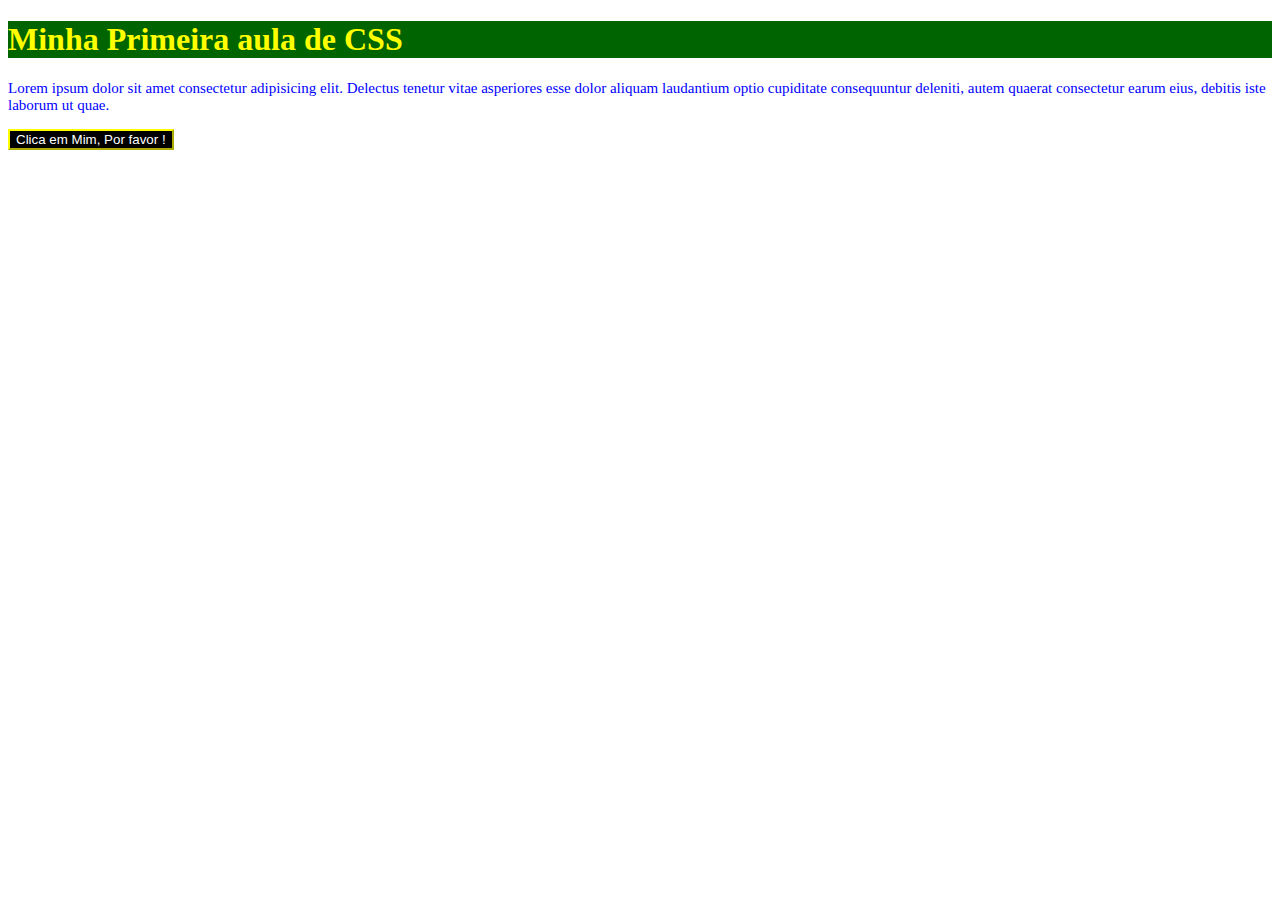
<file: Aulas de CSS/index.html>
<!DOCTYPE html>
<html lang="pt-br">
<head>
    <meta charset="UTF-8">
    <meta http-equiv="X-UA-Compatible" content="IE=edge">
    <meta name="viewport" content="width=device-width, initial-scale=1.0">
    <title>CSS</title>
</head>
<body>
    <h1>Minha Primeira aula de CSS</h1>

    <P>Lorem ipsum dolor sit amet consectetur adipisicing elit. Delectus tenetur vitae asperiores esse dolor aliquam laudantium optio cupiditate consequuntur deleniti, autem quaerat consectetur earum eius, debitis iste laborum ut quae.</P>

    <button>Clica em Mim, Por favor !</button>
</body>
<style>
    h1 {
        color: yellow;
        background-color: darkgreen;
    }
    p {
        color: blue;
        font-size: 15px;
    }
    button {
        color: white;
        background-color: black;
        border-color: yellow;
    }
</style>
</html>
</file>
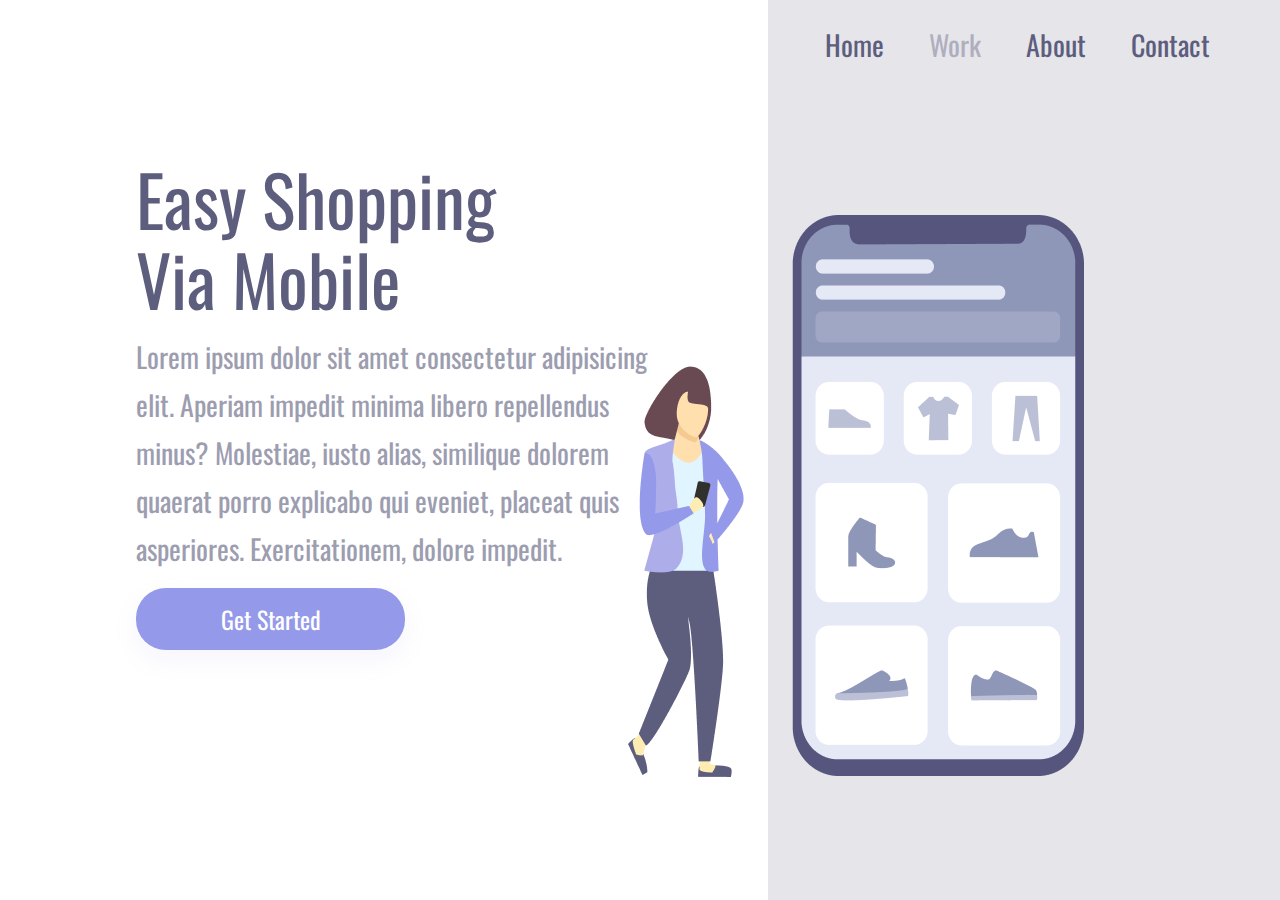
<file: Projeto-01/index.html>
<!DOCTYPE html>
<html lang="pt-br">
<head>
    <meta charset="UTF-8">
    <meta http-equiv="X-UA-Compatible" content="IE=edge">
    <meta name="viewport" content="width=device-width, initial-scale=1.0">
    <link rel="stylesheet" href="style.css">
    <title>Projeto-01</title>
</head>
<body>
    <article>
        <h1>Easy Shopping Via Mobile</h1>
        <p>Lorem ipsum dolor sit amet consectetur adipisicing elit. Aperiam impedit minima libero repellendus minus? Molestiae, iusto alias, similique dolorem quaerat porro explicabo qui eveniet, placeat quis asperiores. Exercitationem, dolore impedit.</p>
        <button>Get Started</button>
    </article>
    <section>
        <header>
            <a href="#">Home</a>
            <a href="#">Work</a>
            <a href="#">About</a>
            <a href="#">Contact</a>
        </header>
        <img src="imagen/Illustration-3-3.png" alt="imagen">
    </section>
</body>
</html>
</file>
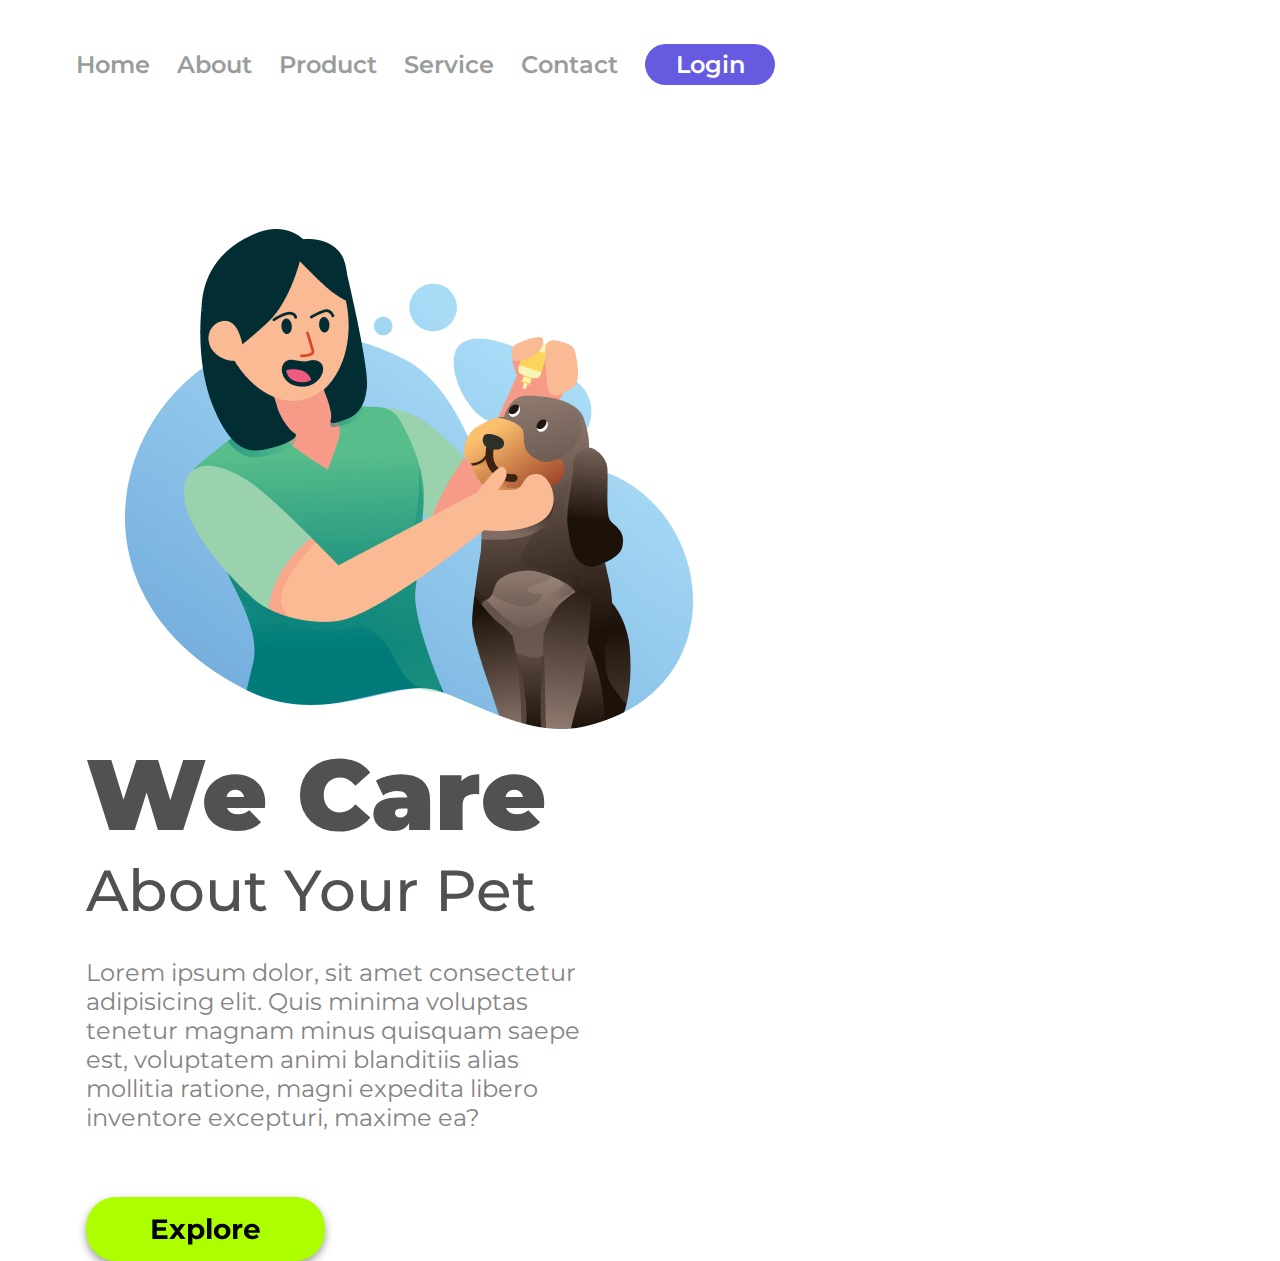
<file: Desafio/We Care/index.html>
<!DOCTYPE html>
<html lang="pt-br">
<head>
    <meta charset="UTF-8">
    <meta http-equiv="X-UA-Compatible" content="IE=edge">
    <meta name="viewport" content="width=device-width, initial-scale=1.0">
    <link rel="stylesheet" href="style.css">
    <title>We Care</title>
</head>
<body>
    <header>
        <a href="#" class="top">Home</a>
        <a href="#" class="top">About</a>
        <a href="#" class="top">Product</a>
        <a href="#" class="top">Service</a>
        <a href="#" class="top">Contact</a>
        <button class="login">Login</button>
    </header>
    <main>
        <img src="imagen/Illustration 2.png" alt="imagen" class="imagen">
        <section>
            <h1>We Care</h1>
            <h2>About Your Pet</h2>
            <p>Lorem ipsum dolor, sit amet consectetur adipisicing elit. Quis minima voluptas tenetur magnam minus quisquam saepe est, voluptatem animi blanditiis alias mollitia ratione, magni expedita libero inventore excepturi, maxime ea?</p>
            <button class="explore">Explore</button>
        </section>
    </main>
</body>
</html>
</file>
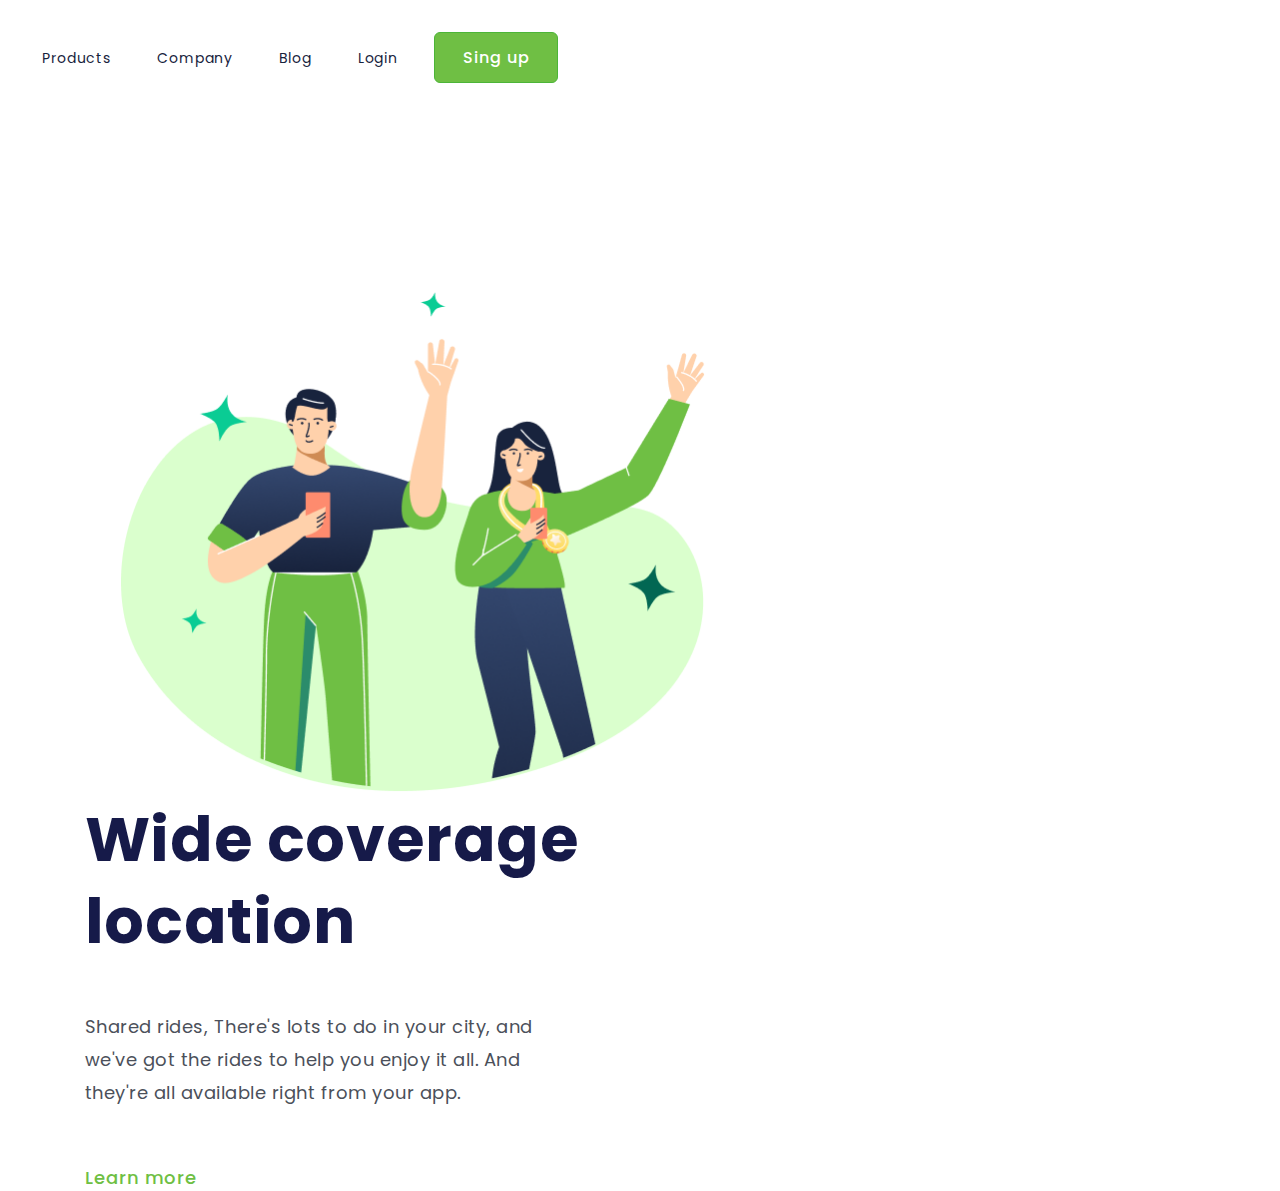
<file: Desafio/Wide Coverage/index.html>
<!DOCTYPE html>
<html lang="pt-br">
<head>
    <meta charset="UTF-8">
    <meta http-equiv="X-UA-Compatible" content="IE=edge">
    <meta name="viewport" content="width=device-width, initial-scale=1.0">
    <link rel="stylesheet" href="style.css">
    <title>Congrulation</title>
</head>
<body>
    <header>
        <a href="" class="top">Products</a>
        <a href="" class="top">Company</a>
        <a href="" class="top">Blog</a>
        <a href="" class="top">Login</a>
        <button class="button01">Sing up</button>
    </header>

    <main>
        <img src="imagen/(Positive) Congratulation You get 40 point for your ride.png" alt="imagen">

        <section>
            <h1>Wide coverage location</h1>
            
            <p>Shared rides, There's lots to do in your city, and we've got the rides to help you enjoy it all. And they're all available right from your app.</p>
            
            <a href="" class="link01">Learn more</a>
        </section>
    </main>
    
</body>
</html>
</file>
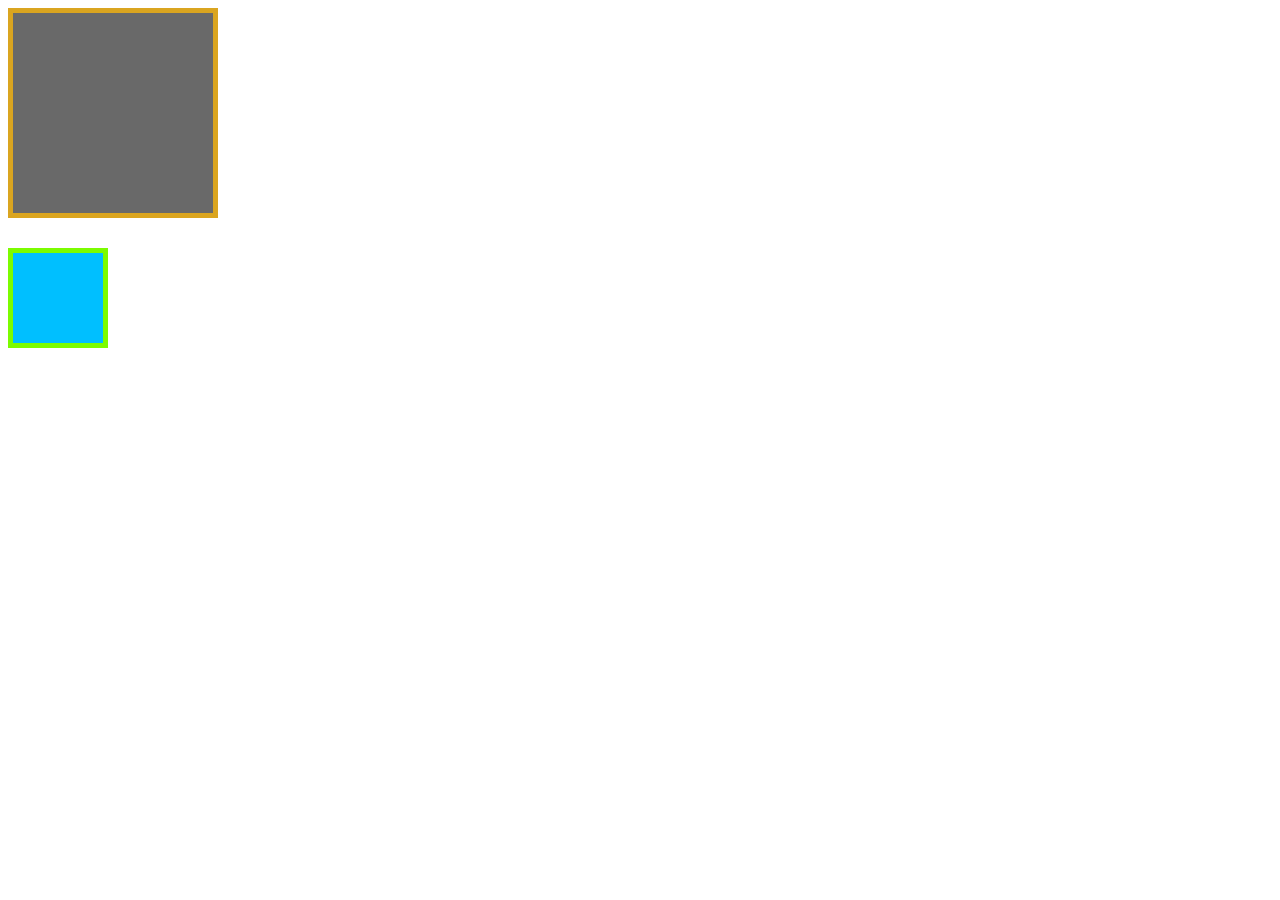
<file: Aulas de CSS/Box-sizing.html>
<!DOCTYPE html>
<html lang="pt-br">
<head>
    <meta charset="UTF-8">
    <meta http-equiv="X-UA-Compatible" content="IE=edge">
    <meta name="viewport" content="width=device-width, initial-scale=1.0">
    <title>Box-sizing</title>
</head>
<body>
    <div class="caixa"></div>

    <div class="box"></div>
</body>
<style>
    .caixa {
        height: 100px;
        width: 100px;
        background-color: #696969;
        padding: 50px;
        border: 5px solid #DAA520;
        box-sizing: content-box;
    }

    .box {
        height: 100px;
        width: 100px;
        background-color: #00BFFF;
        padding: 30px;
        margin-top: 30px;
        border: 5px solid #7CFC00;
        box-sizing: border-box;
    }
</style>
</html>
</file>
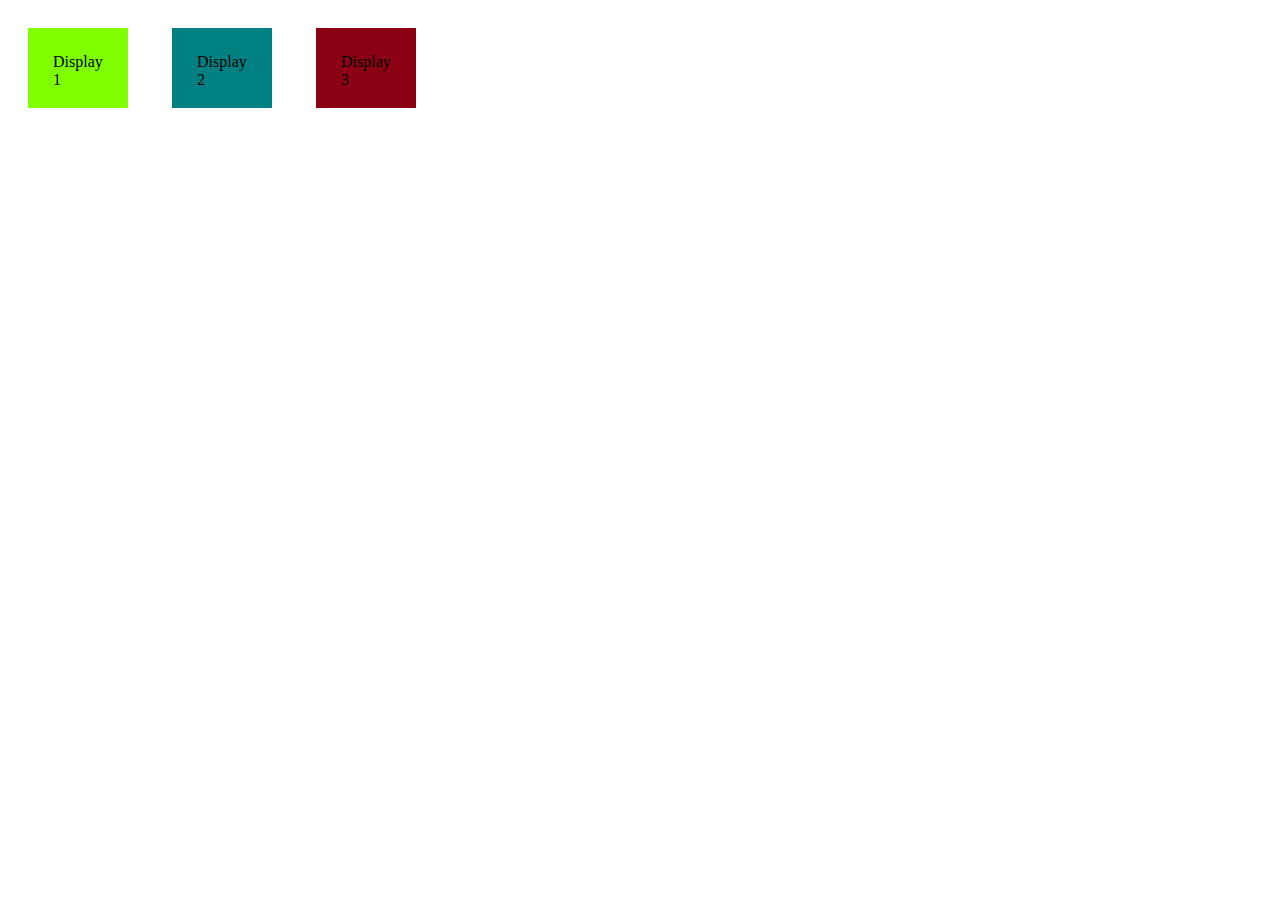
<file: Aulas de CSS/Display.html>
<!DOCTYPE html>
<html lang="pt-br">
<head>
    <meta charset="UTF-8">
    <meta name="viewport" content="width=device-width, initial-scale=1.0">
    <title>Display</title>
</head>
<body>
    <div class="box">
        Display 1
    </div>
    <div class="box box-2">
        Display 2
    </div>
    <div class="box box-3">
        Display 3
    </div>
</body>
<style>
    .box{
        background: chartreuse;
        height: 80px;
        width: 100px;
        margin: 20px;
        padding: 25px;
        box-sizing: border-box;
        /* display: inline; Display inline coloca tudo um do lado do outro e não dá para definir altura e nem largura */
        display: inline-block; /* Mistura entre inline e o block, dando poder de denifir altura e largura, mas colocando todos os elementos em linha */
    }

    .box-2 {
        background-color: teal;
    }

    .box-3 {
        background-color: rgb(139, 0, 19);
    }
</style>
</html>
</file>
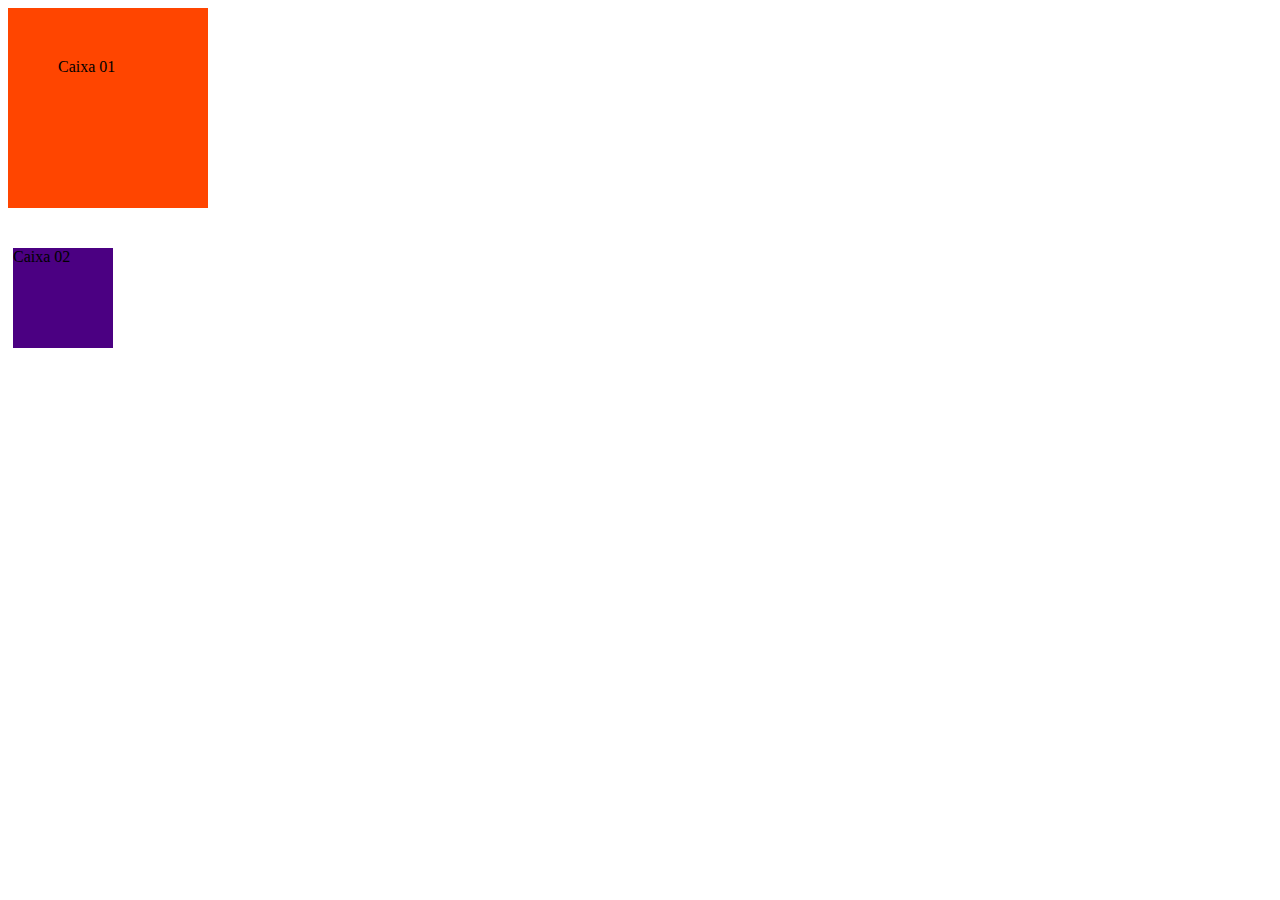
<file: Aulas de CSS/Paddind Margin.html>
<!DOCTYPE html>
<html lang="pt-br">
<head>
    <meta charset="UTF-8">
    <meta http-equiv="X-UA-Compatible" content="IE=edge">
    <meta name="viewport" content="width=device-width, initial-scale=1.0">
    <title>Padding e Margin</title>
</head>
<body>
    <div class="box">
        Caixa 01
    </div>
    <div class="box-02">
        Caixa 02
    </div>
    
</body>

<style>
    .box {
        width: 100px;
        height: 100px;
        background-color: #FF4500;
        padding: 50px;
    }

    .box-02 {
        width: 100px;
        height: 100px;
        background-color: #4B0082;
        margin: 40px 10px 10px 5px;
    }
</style>
</html>
</file>
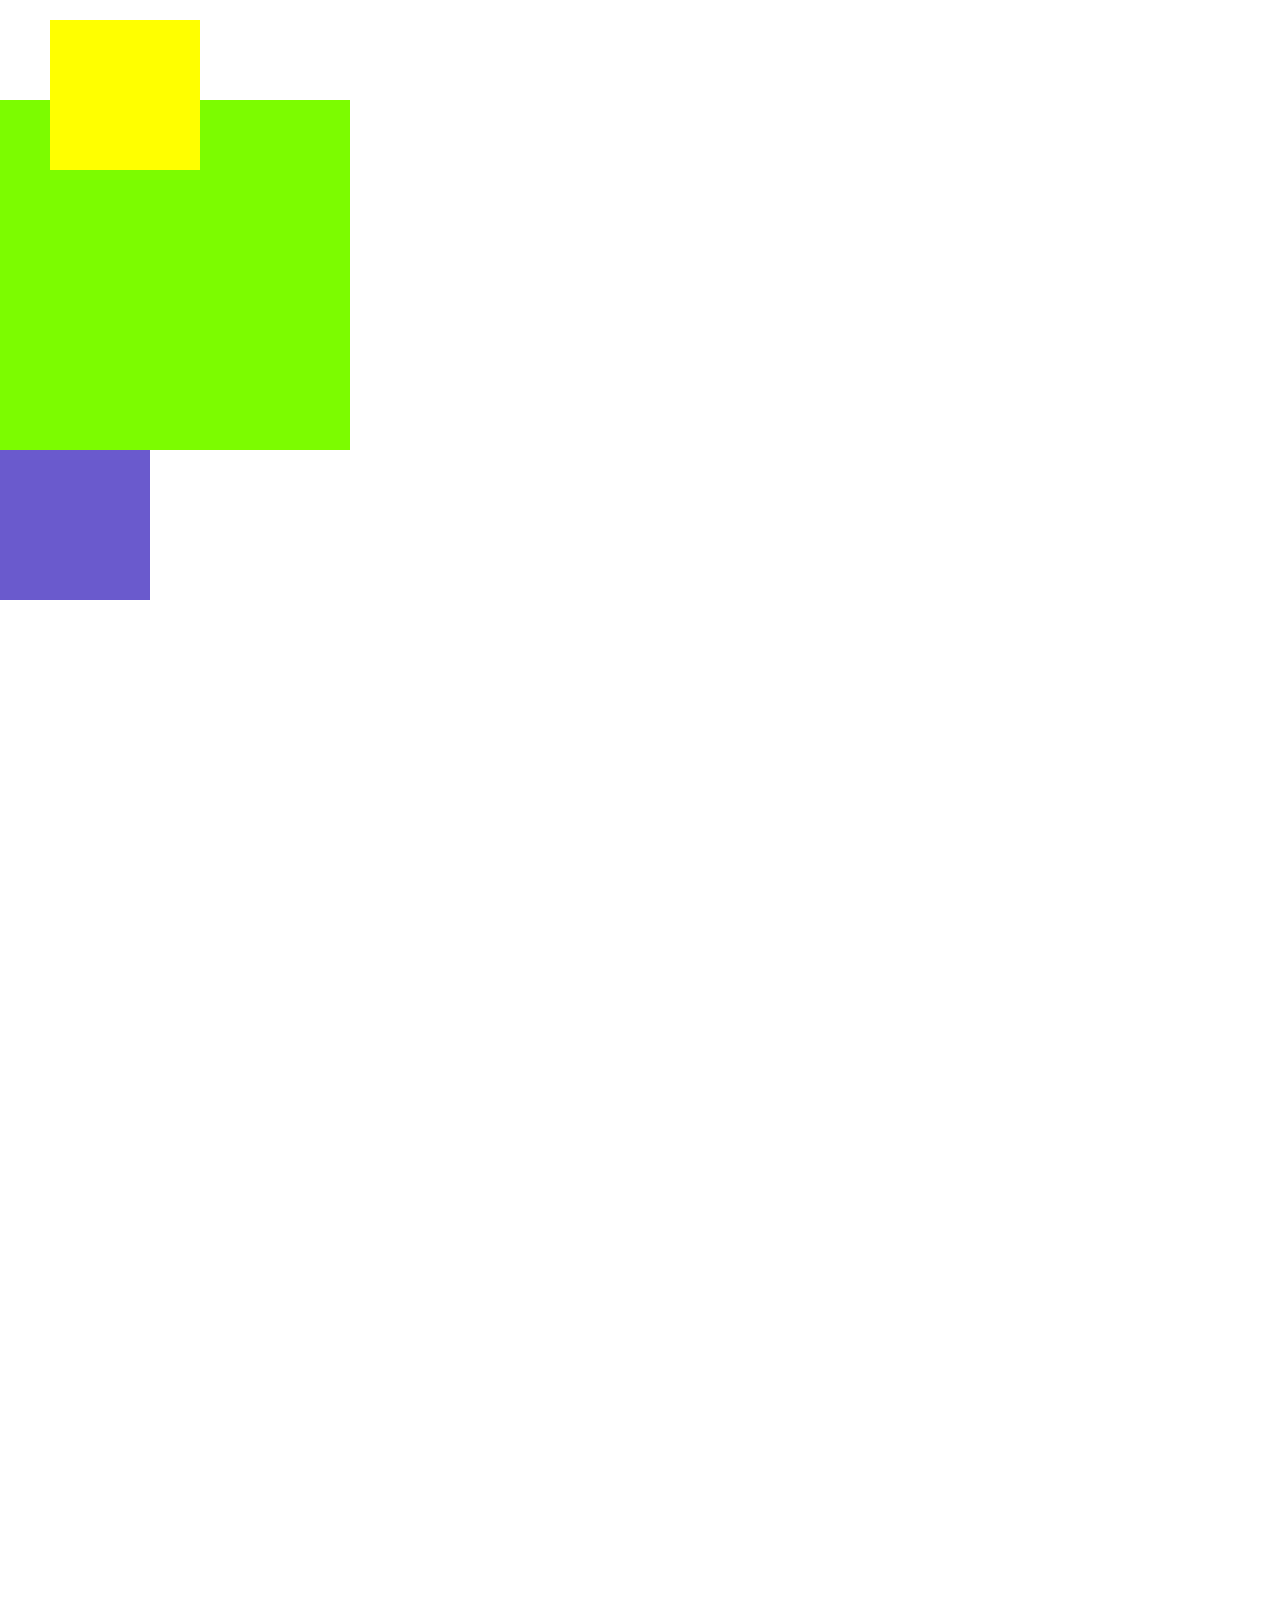
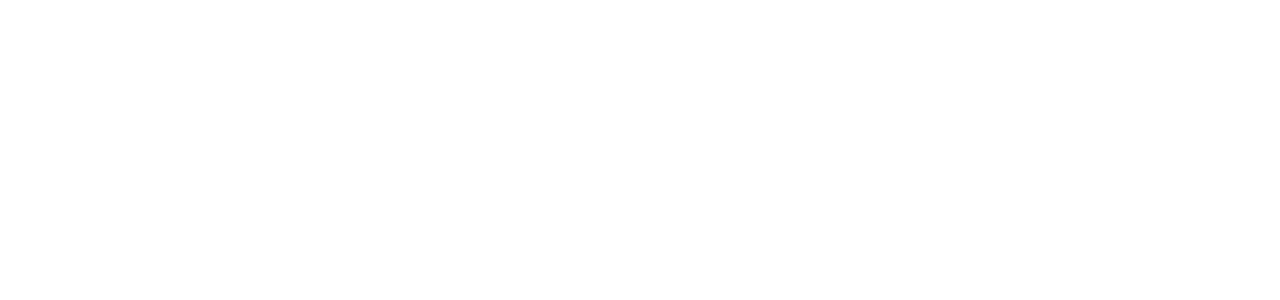
<file: Aulas de CSS/Position Absolute.html>
<!DOCTYPE html>
<html lang="pt-br">
<head>
    <meta charset="UTF-8">
    <meta http-equiv="X-UA-Compatible" content="IE=edge">
    <meta name="viewport" content="width=device-width, initial-scale=1.0">
    <title>Position</title>
</head>
<body>
    <div class="pai">
        <div class="filho"></div>
    </div>
    <div class="filha"></div>
    
</body>
<!-- Position Absolute - Posição absoluta a algum elemento ou a página
Se não tiver Pai / Pai Static - Posição referente a página
Se o Pai NÃO for Static - Posiciona referente ao Pai -->
<style>
    * {
        margin: 0;
        padding: 0;
        box-sizing: border-box;
        height: 200vh;
        width: 200vw;
    }

    .pai {
        height: 350px;
        width: 350px;
        background-color: lawngreen;
        margin-top: 100px;
        }

    .filho {
        height: 150px;
        width: 150px;
        background-color: yellow;
        position: absolute;
        top: 20px;
        left: 50px;
    }

.filha {
    height: 150px;
    width: 150px;
    background-color: slateblue;
}

</style>
</html>
</file>
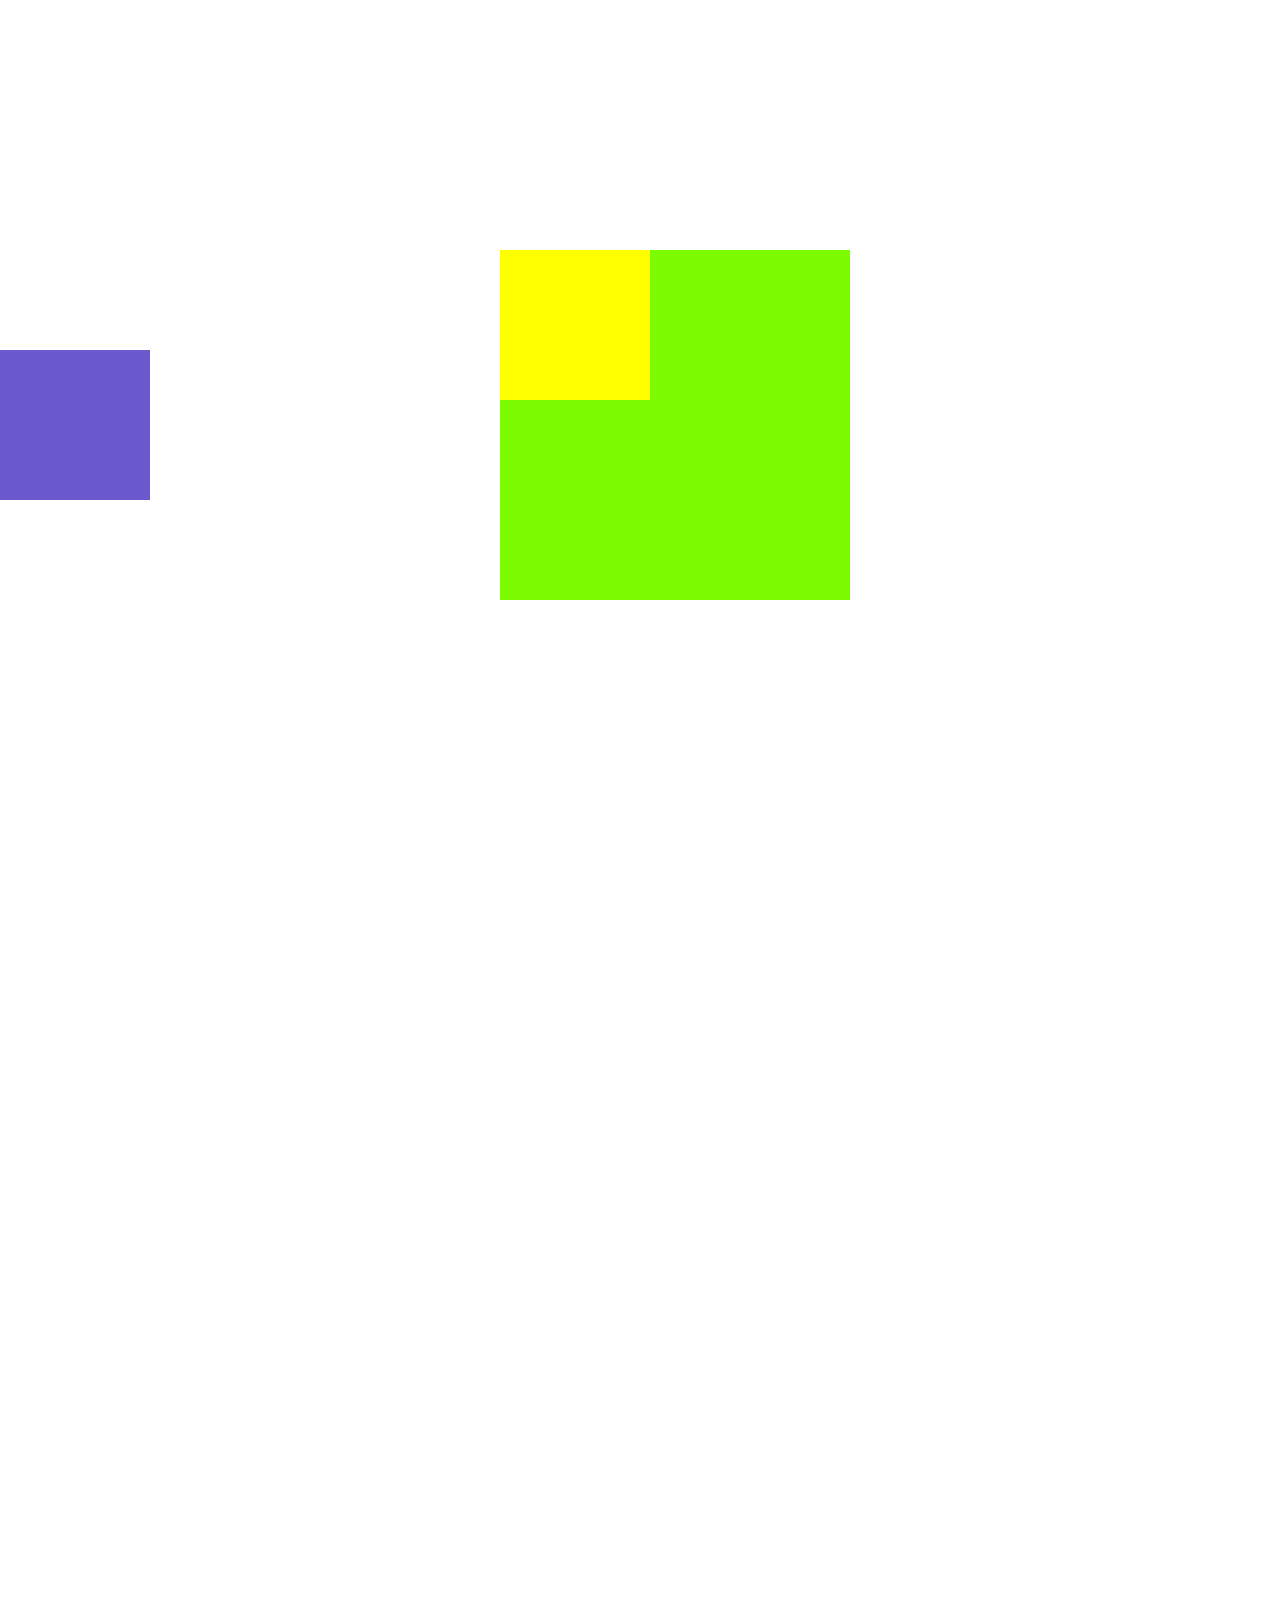
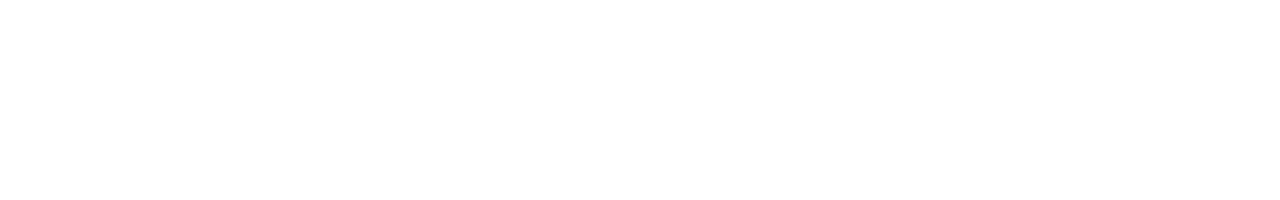
<file: Aulas de CSS/Position Stick.html>
<!DOCTYPE html>
<html lang="pt-br">
<head>
    <meta charset="UTF-8">
    <meta http-equiv="X-UA-Compatible" content="IE=edge">
    <meta name="viewport" content="width=device-width, initial-scale=1.0">
    <title>Position</title>
</head>
<body>
    <div class="pai">
        <div class="filho"></div>
    </div>
    <div class="filha"></div>
    
</body>
<!-- Position Stick -  Age como um adesivo, fixa o elemento só onde eu determinar -->
<style>
    * {
        margin: 0;
        padding: 0;
        box-sizing: border-box;
        height: 200vh;
        width: 200vw;
    }

    .pai {
        height: 350px;
        width: 350px;
        background-color: lawngreen;
        position: sticky;
        top: 250px;
        left: 500px;  
        }

    .filho {
        height: 150px;
        width: 150px;
        background-color: yellow;
    }

.filha {
    height: 150px;
    width: 150px;
    background-color: slateblue;
}

</style>
</html>
</file>
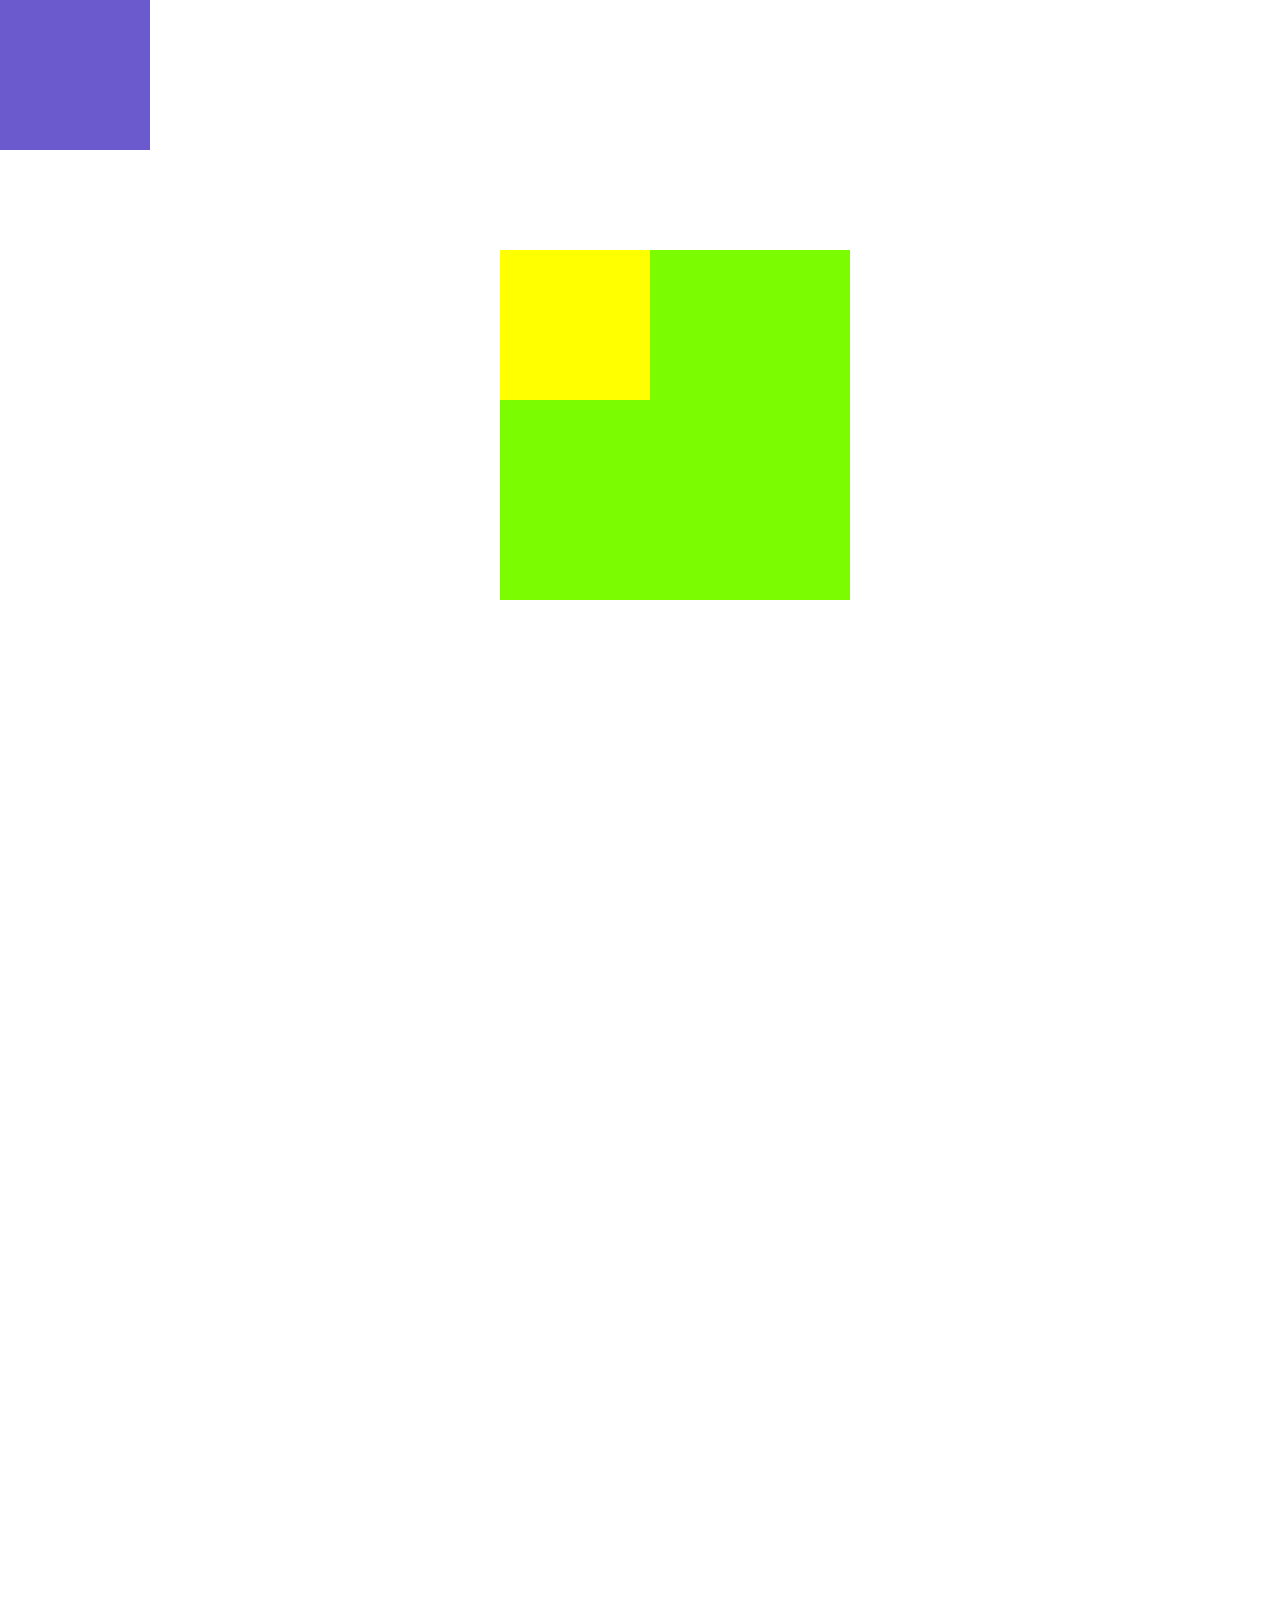
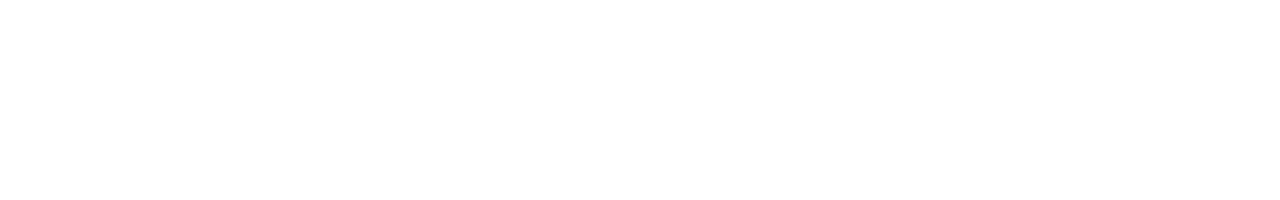
<file: Aulas de CSS/Position-fixed.html>
<!DOCTYPE html>
<html lang="pt-br">
<head>
    <meta charset="UTF-8">
    <meta http-equiv="X-UA-Compatible" content="IE=edge">
    <meta name="viewport" content="width=device-width, initial-scale=1.0">
    <title>Position</title>
</head>
<body>
    <div class="pai">
        <div class="filho"></div>
    </div>
    <div class="filha"></div>
    
</body>
<!-- Position Fixed - Fixa o elemento na tela -->
<style>
    * {
        margin: 0;
        padding: 0;
        box-sizing: border-box;
        height: 200vh;
        width: 200vw;
    }

    .pai {
        height: 350px;
        width: 350px;
        background-color: lawngreen;
        position: fixed;
        top: 250px;
        left: 500px;  
        }

    .filho {
        height: 150px;
        width: 150px;
        background-color: yellow;
    }

    .filha {
        height: 150px;
        width: 150px;
        background-color: slateblue;
    }

</style>
</html>
</file>
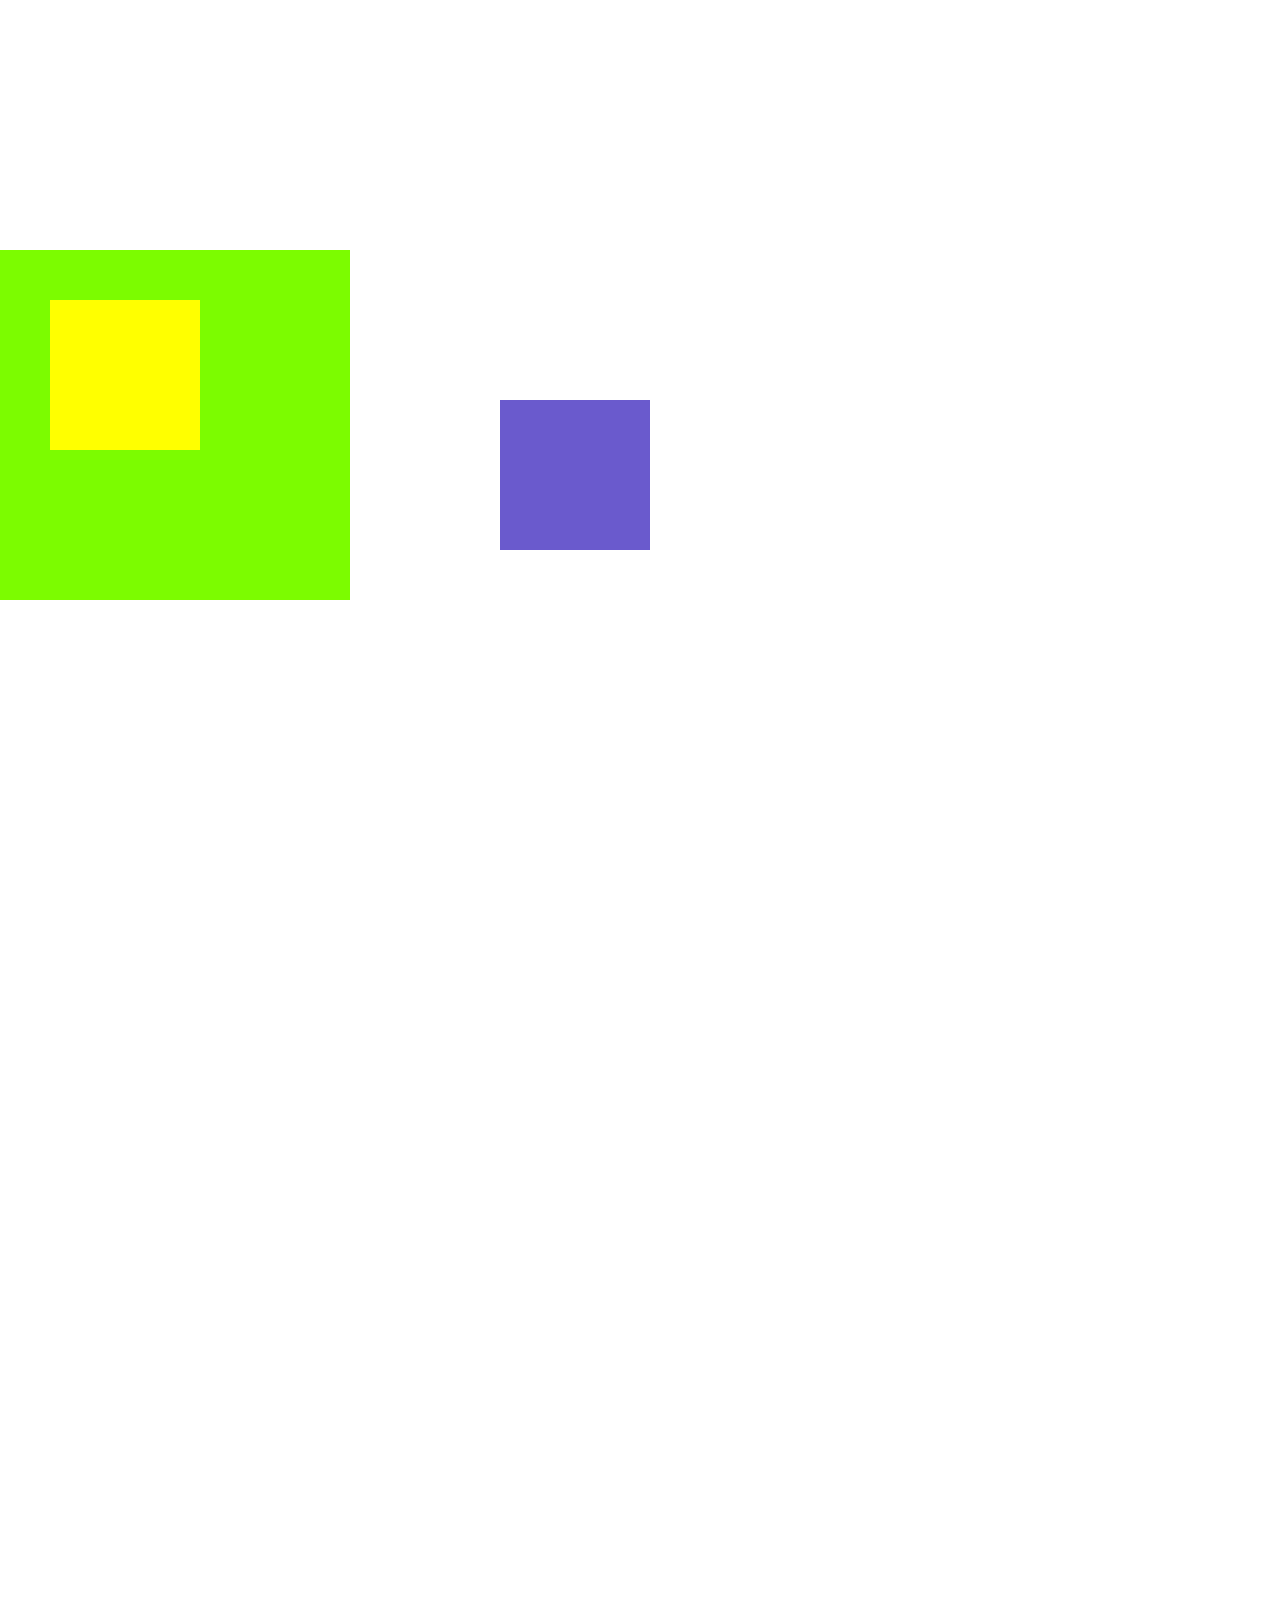
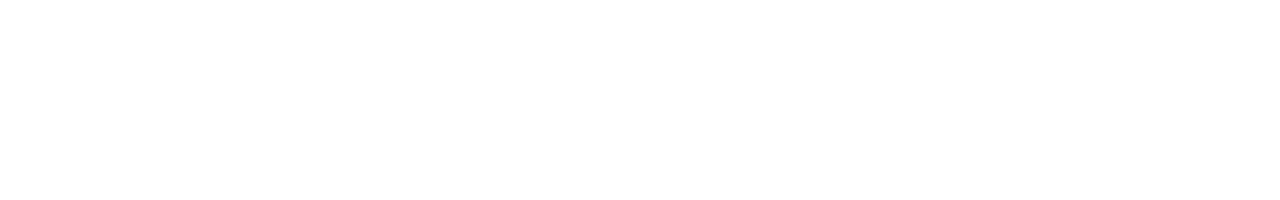
<file: Aulas de CSS/position-relative.html>
<!DOCTYPE html>
<html lang="pt-br">
<head>
    <meta charset="UTF-8">
    <meta http-equiv="X-UA-Compatible" content="IE=edge">
    <meta name="viewport" content="width=device-width, initial-scale=1.0">
    <title>Position</title>
</head>
<body>
    <div class="pai">
        <div class="filho"></div>
    </div>
    <div class="filha"></div>
    
</body>
<!-- Position Relative - Posição relativa a posição inicial dele. -->
<style>
    * {
        margin: 0;
        padding: 0;
        box-sizing: border-box;
        height: 200vh;
        width: 200vw;
    }

    .pai {
        height: 350px;
        width: 350px;
        background-color: lawngreen;
        position: relative;
        top: 250px; 
        }

    .filho {
        height: 150px;
        width: 150px;
        background-color: yellow;
        position: relative;
        top: 50px;
        left: 50px;
    }

.filha {
    height: 150px;
    width: 150px;
    background-color: slateblue;
    position: relative;
    top: 50px;
    left: 500px;
}

</style>
</html>
</file>
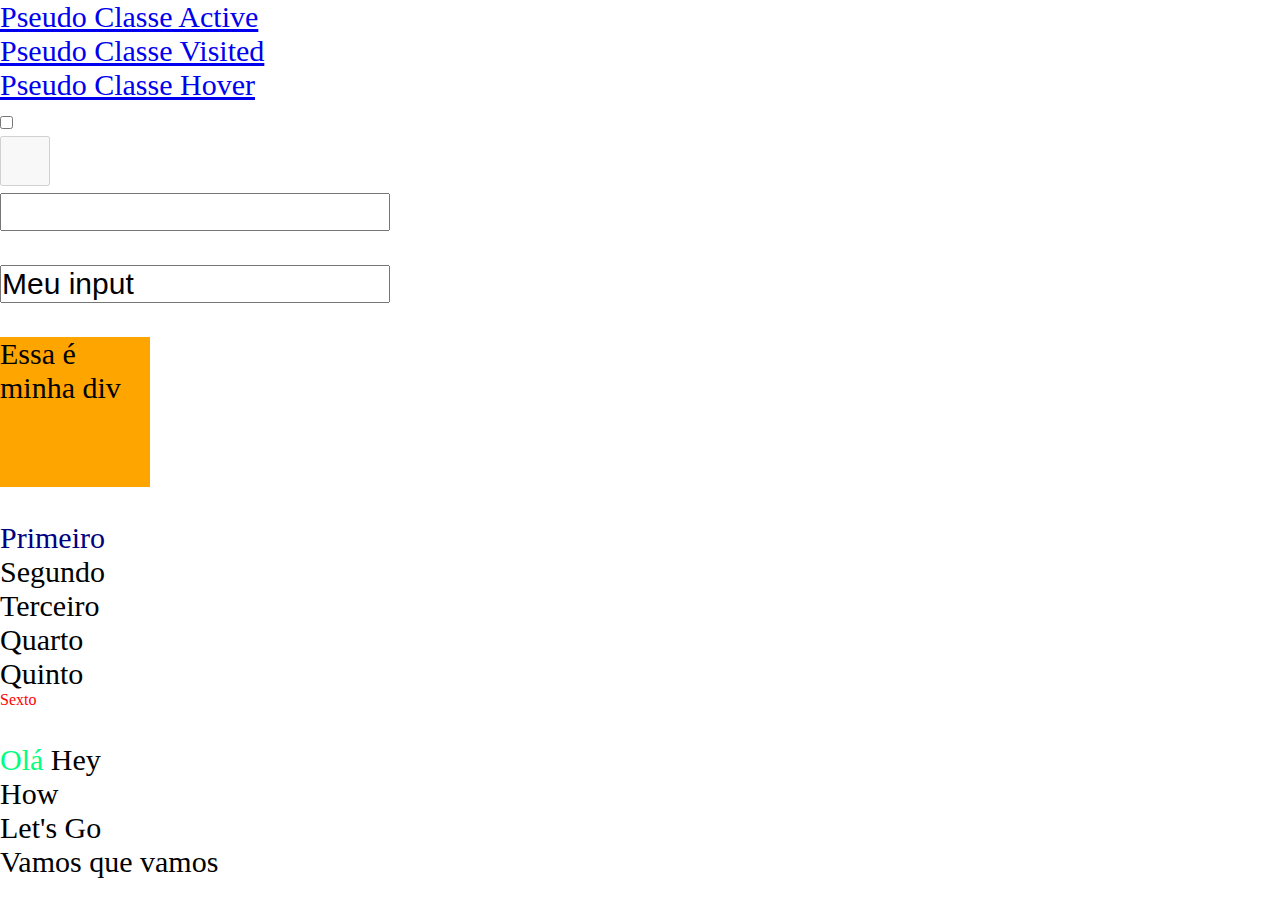
<file: Aulas de CSS/Pseudo-classe.html>
<!-- Pseudo Classes
:active - quando o elemento está ativo, ou seja, está pressionado
:visited - seleciona o link que foi visitado
:houver - quando o mouse passa por cima do elemento
:checked - usado em radio / checkbox / select
:disabled - elemento desabilitado / button / input
:enabled - elemento está habilitado
:focus - é aplicada quando o elemento recebe foco, o que pode ocorrer quando o usuárioseleciona o elemento
:read-only - seleciona input ou texto que são apenas leitura
:empty - elemento não tem filho


:first-child - primeiro filho / ex: primeira Li de uma Ul / primeiro span de uma div
:first-of-type - primeiro elemento de seu tipo entre os filhos de seu elemento pai
:last-child - ultimo filho
:last-of-type - último elemento de seu tipo entre os filhos de seu elemento pai
:not() - estiliza o elemento, exceto o que está denttro do ()
:nth-child() - seleciona o elemento baseado na sua posição. Ex: :nth-child(3)
:nth-last-child() - seleciona o lemento baseado na sua posição, contando de trás para frente -->

<!DOCTYPE html>
<html lang="pt-br">
<head>
    <meta charset="UTF-8">
    <meta http-equiv="X-UA-Compatible" content="IE=edge">
    <meta name="viewport" content="width=device-width, initial-scale=1.0">
    <title>Pseudo Classe</title>
</head>
<body>
    <a href="#" class="active">Pseudo Classe Active</a>
    <br>
    <a href="#" class="visited">Pseudo Classe Visited</a>
    <br>
    <a href="#" class="hover">Pseudo Classe Hover</a>
    <br>
    <input type="checkbox">
    <br>
    <input type="checkbox" disabled class="disable">
    <br>
    <input class="focus">
    <br>
    <br>
    <input value="Meu input" readonly>
    <br>
    <br>
    <div class="empty"> Essa é minha div </div>
    <br>
    <ul>
        <li>Primeiro</li>
        <li>Segundo</li>
        <li>Terceiro</li>
        <li>Quarto</li>
        <li>Quinto</li>
        <li>Sexto</li>
    </ul>
<br>
<div>
    <span>Olá</span>
    <span>Hey</span>
    <p>How</p>
    <p>Let's Go</p>
    <p>Vamos que vamos</p>
</div>
</body>
<style>
    * {
        margin: 0;
        padding: 0;
        box-sizing: border-box;
        font-size: 30px;
    }

    .active:active {
        color: red;
        
    }

    .visited:visited {
        color: rgb(43, 226, 52);
    }

    .hover:hover {
        color: orange;
    }

    input:checked {
        width: 50px;
        height: 50px;
    }

    .disable:disabled {
        width: 50px;
        height: 50px;
    }

    .focus:focus {
        border: 3px solid rgb(106, 0, 128);
        outline: none;
    }

    .empty { /* Quando estiver algo escrito dentro, ficará desta cor */
        width: 150px;
        height: 150px;
        background-color: orange;

    }

    .empty:empty { /* Quando não estiver nada escrito dentro, ficará desta cor */
        background-color: cornflowerblue;
    }

    li:first-child {
        color: navy;
    }

    span:first-of-type {
        color: springgreen;
    }   
    
    li:last-child {
        font-size: 16px;
        color: red;
    }
</style>
</html>
</file>
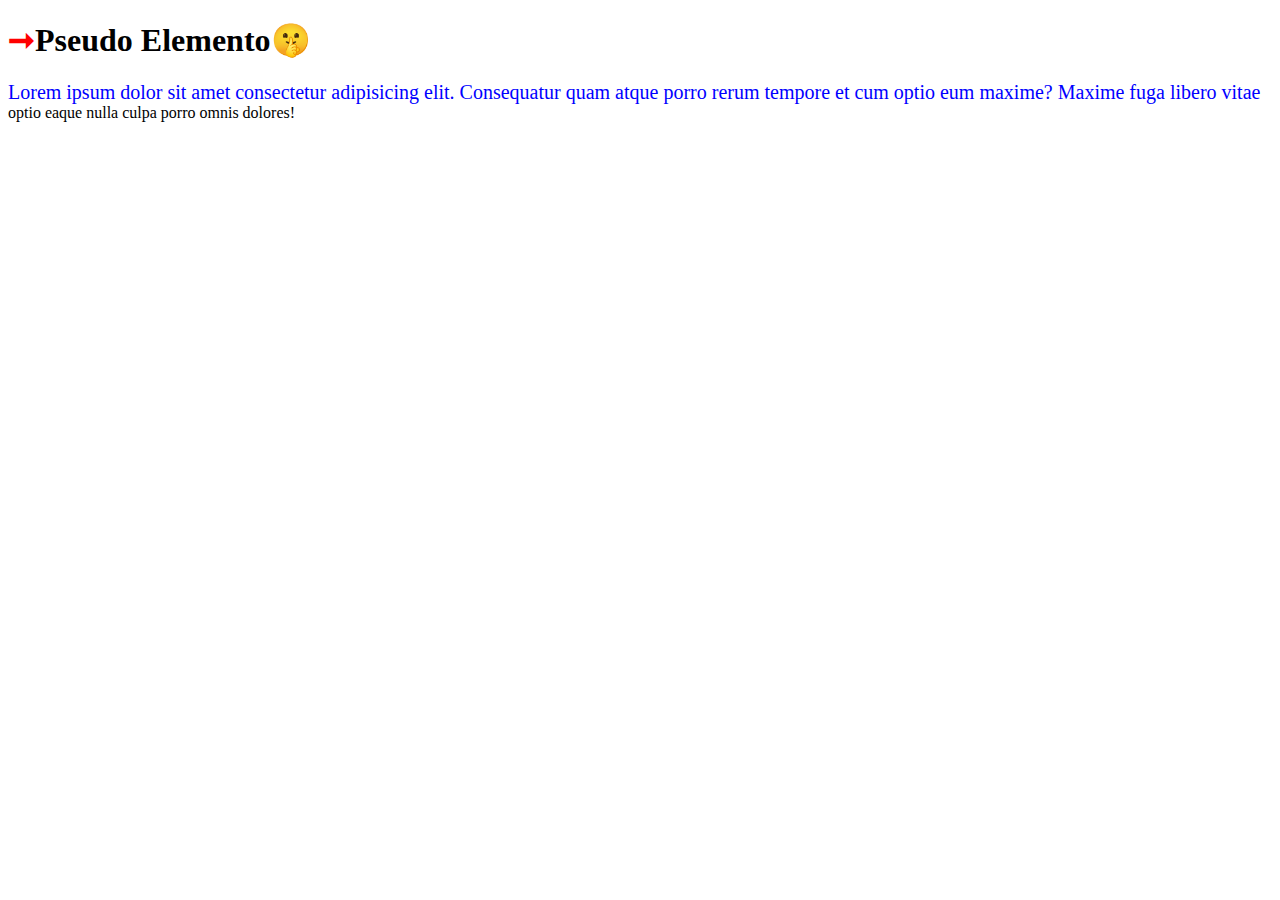
<file: Aulas de CSS/Pseudo-elemento.html>
<!DOCTYPE html>
<html lang="pt-br">
<head>
    <meta charset="UTF-8">
    <meta http-equiv="X-UA-Compatible" content="IE=edge">
    <meta name="viewport" content="width=device-width, initial-scale=1.0">
    <title>Pseudo Elemento</title>
</head>
<body>
    <h1>Pseudo Elemento</h1>
    <p>Lorem ipsum dolor sit amet consectetur adipisicing elit. Consequatur quam atque porro rerum tempore et cum optio eum maxime? Maxime fuga libero vitae optio eaque nulla culpa porro omnis dolores!</p>
</body>
<style>
    h1::first-letter {
        color: red;
    }

    p::first-line {
        color: blue;
        font-size: 20px;
    }

    h1::before {
        content: "➞";
    }

    h1::after {
        content: "🤫";
    }
</style>
</html>
</file>
<file: Projeto-01/style.css>
@charset "UFT-8";
@import url('https://fonts.googleapis.com/css2?family=Oswald&display=swap');

* {
    margin: 0;
    padding: 0;
    box-sizing: border-box;
    font-family: 'Oswald', sans-serif;
}

body {
    width: 100vw;
    height: 100vh;
}

article {
    display: inline-block;
    padding-left: 136px;
    width: 60%;
}

h1 {
    font-weight: 400;
    font-size: 70px;
    line-height: 80px;
    width: 368px;
    color: #5D5D7D;
    margin-top: 25%;
}

p {
    font-weight: 400;
    font-size: 28px;
    line-height: 48px;
    width: 540px;
    color: #5D5D7D; opacity: 0.6;
    margin: 15px 0;
}

button {
    width: 269px;
    height: 62px;
    background-color: #9499EA;
    box-shadow: 0px 10px 24px rgba(148, 153, 234, 0.0979959);
    border: none;
    border-radius: 30px;
    font-weight: 400;
    font-size: 24px;
    line-height: 36px;
    text-align: center;
    color: #FFFFFF;
    cursor: pointer;
}

button:hover {
    opacity: .8;
}

button:active {
    opacity: .6;
}

section {
    display: inline-block;
    width: 40%;
    position: absolute;
    background-color: rgba(93, 93, 125, 0.16); /* Dentro do background-color, coloco o opacity 0.16 */
    height: 100vh;
}

header {
    margin: 24px 0 0 57px;
}

a {
    margin-right: 41px;
    font-weight: 400;
    font-size: 28px;
    line-height: 41px;
    color: #5D5D7D;
    text-decoration: none;
    cursor: pointer;
}

a:nth-child(2) {
    opacity: 0.4;
}

a:hover {
    opacity: .4;
}
a:active {
    opacity: .8;
}
img {
    position: relative;
    right: 140px;
    margin-top: 150px;
}

@media screen and (max-width:1255px) {
    article {
        width: 100%;
        height: 50%;
        padding: 0;
        margin: 0;
    }

    section {
        display: block;
        height: auto;
        width: 100%;
        position: static;
        padding: 40px;
    }

    img {
        position: static;
        max-width: 90%;
    }

    header {
        display: none;
    }

    h1 {
        font-size: 36px;
        line-height: 52px;
        width: auto;
        margin: 58px 50px 0 50px;
        text-align: center;
    }

    p {
        margin: 15px 40px;
        width: auto;
        font-size: 14px;
        line-height: 24px;
    }

    button {
        margin: auto;
        display: block;
    }
}
</file>
<file: Desafio/We Care/style.css>
@charset "UF8";
@import url('https://fonts.googleapis.com/css2?family=Montserrat:wght@400;500;600;700;900&display=swap');

* {
    font-family: 'Montserrat', sans-serif;
    padding: 0;
    margin: 0;
    box-sizing: border-box;
}

header {
    margin: 44px 0 144px 76px ;
}
.top {
    font-weight: 600;
    font-size: 24px;
    line-height: 29px;
    color: #989D9C;
    margin-right: 23px;
    cursor: pointer;
    text-decoration: none;
}
.login {
    width: 130px;
    height: 41px;
    background-color: #665AE1;
    border-radius: 20.5px;
    border: none;
    font-weight: 600;
    font-size: 24px;
    line-height: 30px;
    color: #FFFFFF;
    cursor: pointer;
    

}

.imagen {
    width: 568px;
    height: 500px;
    display: inline-block;
    margin-left: 125px;   
}

section {
    display: inline-block;
    margin-left: 86px;
}

h1 {
    font-weight: 900;
    font-size: 100px;
    line-height: 122px;
    color: #515151;
}

h2 {
    font-weight: 500;
    font-size: 58px;
    line-height: 71px;
    color: #515151;
}

p {
    font-weight: 400;
    font-size: 24px;
    line-height: 29px;
    color: #848484;
    width: 515px;
    margin: 32px 0 65px;
}

.explore {
    width: 239px;
    height: 64px;
    background-color: #ADFF00;
    border-radius: 30px;
    border: none;
    font-weight: 700;
    font-size: 28px;
    line-height: 34px;
    cursor: pointer;
    filter: drop-shadow(0 4px 4px rgba(0, 0, 0, 0.384));
}

@media screen and (max-width: 800px) {
    * {
        width: 100%;
        height: 50%;
        padding: 0;
        margin: 0;
        box-sizing: border-box;
    }

    header, p {
        display: none;
    }

    img, section {
        display: block;
        
    }

    .imagen {
        width: 354px;
        height: 317px;
        margin: 149px 22px 0 14px;
    }

    h1 {
        font-weight: 900;
        font-size: 50px;
        line-height: 61px;
        width: 263px;
        display: block;
        margin-top: 25px;
    }

    h2 {
        font-weight: 500;
        font-size: 28px;
        line-height: 37px;
        margin: 25px 10px 17px;
    }

    .explore {
        width: 230px;
        height: 64px;
        position: absolute;
        display: block;
    }
}
</file>
<file: Desafio/Wide Coverage/style.css>
@charset "UTF-8";
@import url('https://fonts.googleapis.com/css2?family=Poppins:wght@400;500;700&display=swap');

* {
    font-family: 'Poppins', sans-serif;
    margin: 0;
    padding: 0;
    box-sizing: border-box;
}

.top {
    font-weight: 400;
    font-size: 14px;
    line-height: 21px;
    letter-spacing: 0.875px;
    color: #17233D;
    margin: 47px 0 178px 42px;
    text-decoration: none;
    cursor: pointer;
}

.button01 {
    background-color: #6FBF44;
    border: 1px solid #4CB538;
    border-radius: 6px;
    width: 124px;
    height: 51px;
    font-weight: 500;
    font-size: 16px;
    line-height: 24px;
    letter-spacing: 1px;
    color: #FFFFFF;
    margin: 32px;
    cursor: pointer;
}

img {
    width: 595px;
    height: 500px;
    margin: 177px 0 0 121px;
    display: inline-block;
}

section{
    display: inline-block;
    margin-left: 84.82px;
}

h1 {
    font-weight: 700;
    font-size: 62px;
    line-height: 82px;
    letter-spacing: 0.596154px;
    color: #161A49;
    width: 582px;
}

p {
    font-weight: 400;
    font-size: 18px;
    line-height: 33px;
    letter-spacing: 0.5px;
    color: #4B505A;
    width: 493px;
    margin: 47px 0 55px;
}

.link01 {
    font-weight: 500;
    font-size: 18px;
    line-height: 27px;
    letter-spacing: 1px;
    color: #6FBF44;
    text-decoration: none;
    cursor: pointer;
}

@media screen and (max-width: 900px) {
    * {
        width: 100%;
        padding: 0;
        margin: 0;
        box-sizing: border-box;
    }

    .top {
        display: none
    }

    .button01 {
        width: 91px;
        height: 31px;
        border-radius: 6px;
        font-weight: 500;
        font-size: 12px;
        line-height: 18px;
        letter-spacing: 1px;
        margin: 17px 15px 0 400px;
    }

    img, section {
        display: block;
    }

    section {
        margin-top: -630px;
    }
    h1 {
        font-weight: 700;
        font-size: 30px;
        line-height: 30px;
        text-align: center;
        letter-spacing: 0.60;
        width: 278px;
        margin: 0 50px 0 50px
    }

    p {
        font-weight: 400;
        font-size: 18px;
        line-height: 33px;
        text-align: center;
        letter-spacing: 0.5px;
        width: 304px;
        margin: 29px 43px 26px 43px;

    }

    .link01 {
        font-weight: 500;
        font-size: 18px;
        line-height: 27px;
        letter-spacing: 1px;
        width: 112px;
        padding-left: 140px;
        text-align: center;
    }

    img {
        width: 312px;
        height: 288px;
        margin-top: 460px;
    }
}
</file>
